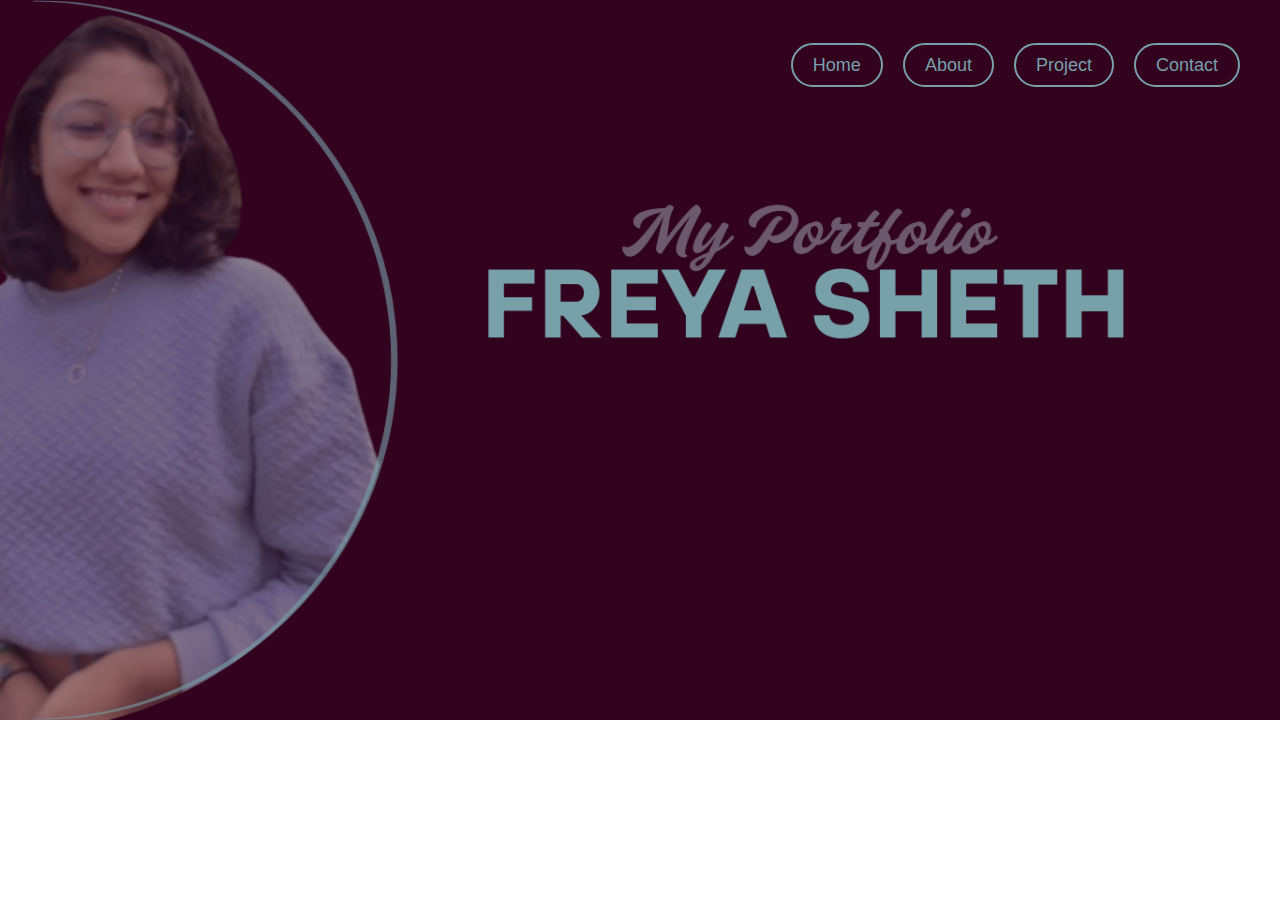
<file: index.html>
<!DOCTYPE html>
<html lang="en">
<head>
    <meta charset="UTF-8">
    <meta name="viewport" content="width=device-width, initial-scale=1.0">
    <title>Portfolio</title>
    <link rel="stylesheet" href="style.css">
    <link rel="stylesheet" href="https://cdnjs.cloudflare.com/ajax/libs/font-awesome/6.7.2/css/all.min.css" integrity="sha512-Evv84Mr4kqVGRNSgIGL/F/aIDqQb7xQ2vcrdIwxfjThSH8CSR7PBEakCr51Ck+w+/U6swU2Im1vVX0SVk9ABhg==" crossorigin="anonymous" referrerpolicy="no-referrer" />
</head>
<body style="background-image: url('Hertical Texture (1).png'); width: 100%; height: 690px; background-size: cover; background-repeat: no-repeat;">
    <div class="navbar">
        <ul class="nav-items">
            <li class="box"><a href="index.html">Home</a></li>
            <li class="box"><a href="resume.html">About</a></li>
            <li class="box"><a href="project.html">Project</a></li>
            <li class="box"><a href="contact.html">Contact</a></li>
        </ul>
    </div>
</body>
</html>
</file>
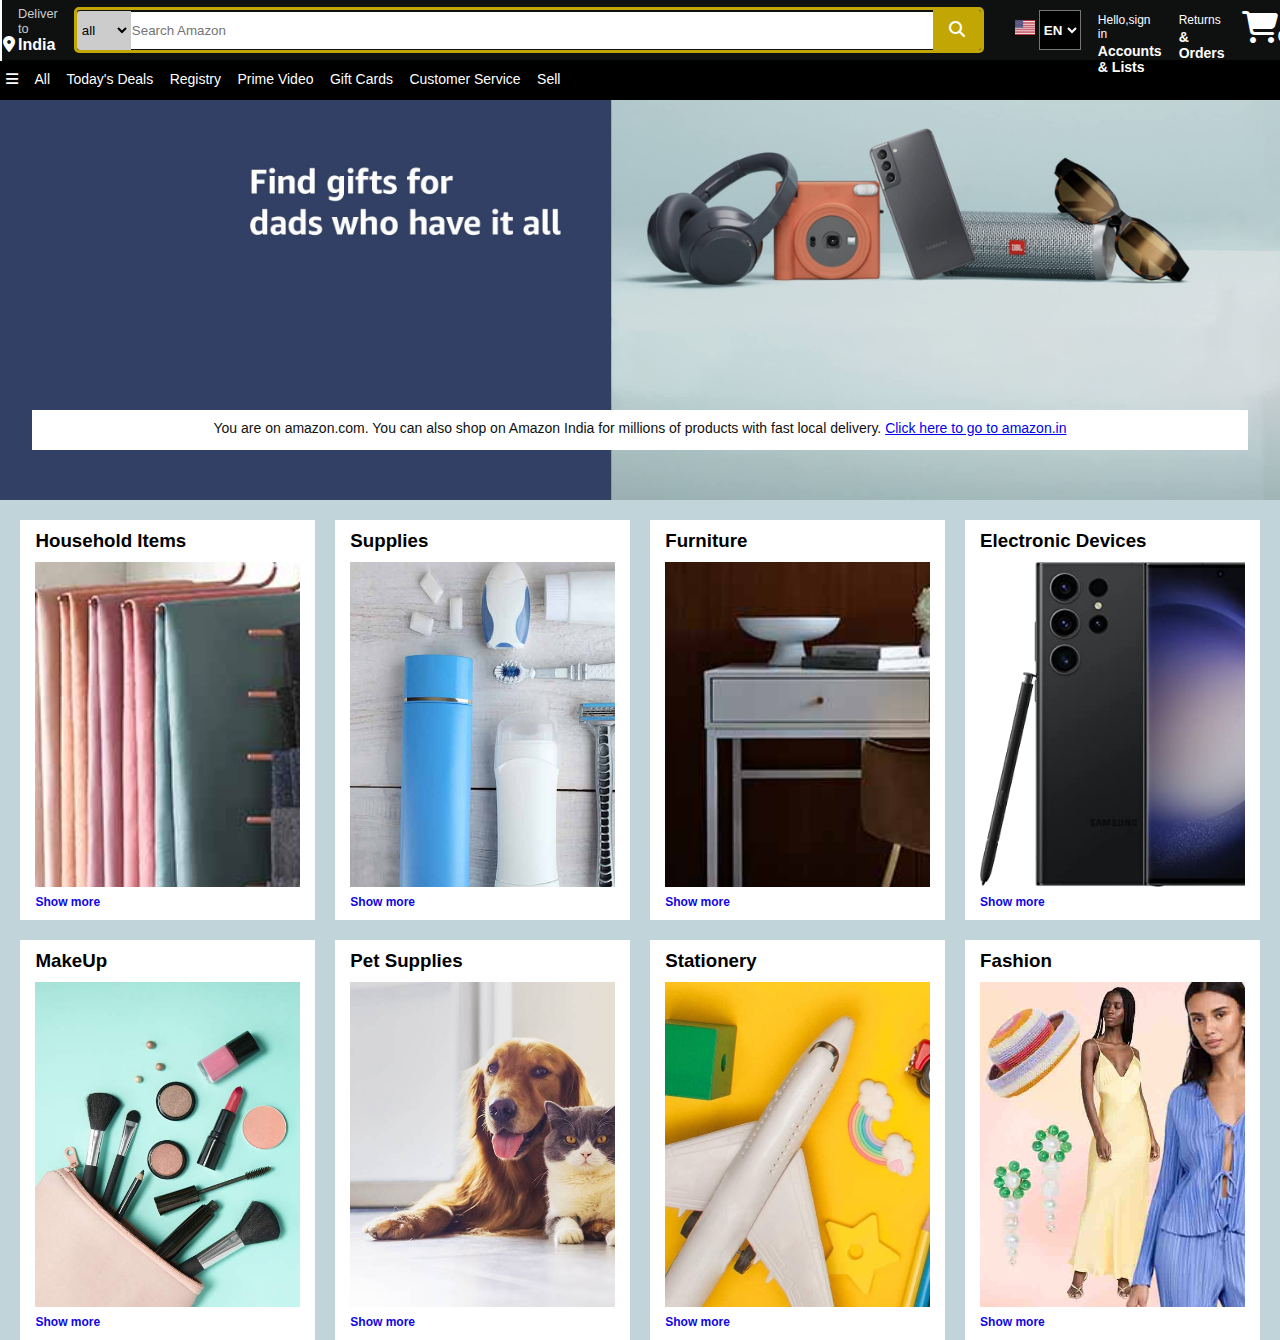
<file: amazon/index.html>
<!DOCTYPE html>
<html lang="en">
<head>
    <meta charset="UTF-8">
    <meta name="viewport" content="width=device-width, initial-scale=1.0">
    <title>Amazon</title>
    <link rel="stylesheet" href="https://cdnjs.cloudflare.com/ajax/libs/font-awesome/6.7.2/css/all.min.css" integrity="sha512-Evv84Mr4kqVGRNSgIGL/F/aIDqQb7xQ2vcrdIwxfjThSH8CSR7PBEakCr51Ck+w+/U6swU2Im1vVX0SVk9ABhg==" crossorigin="anonymous" referrerpolicy="no-referrer" />
    <link rel="stylesheet" href="style.css">

</head>
<body>
    <header>
        <div class="navbar">
            <!--box1-->
            <div class="nav-logo border">
                <div class="logo"></div>
            </div>
            <!--box2-->
            <div class="nav-add border">
                <p class="add-1">Deliver to</p>
                <div class="add-icon">
                    <i class="fa-solid fa-location-dot"></i>
                    <p class="add-2">India</p>
                </div>
            </div>
            <!--box3-->
            <div class="nav-search">
                <select class="search-select border">
                    <option>all</option>
                    <option>arts and crafts</option>
                    <option>baby</option>
                    <option>health</option>
                    <option>deals</option>
                    <option>computers</option>
                </select>
                <input placeholder="Search Amazon" class="search-input border">
                <div class="search-icon border">
                    <i class="fa-solid fa-magnifying-glass"></i>
                </div>
            </div>
            <!--box4-->
            <div class="nav-lang border">
                <img src="download.png" class="lang-img">
                <select class="lang-select">
                    <option>EN</option>
                    <option>ES</option>
                    <option>AR</option>
                    <option>DE</option>
                </select>
            </div>
            <!--box5-->
            <div class="nav-orders border">
                <p class="ord1">Hello,sign in</p>
                <p class="ord2">Accounts & Lists</p>
            </div>
            <!--box6-->
            <div class="nav-sign border">
                <p class="sig1">Returns</p>
                <p class="sig2">& Orders</p>
            </div>
            <!--box7-->
            <div class="nav-cart border">
                <div class="cart-icon"><i class="fa-solid fa-cart-shopping"></i></div>
                <p class="cart">Cart</p>
            </div>
        </div>
    </header>
    
    <div class="bar">
            <ul class="bar-links">
                <li class="border"><a href="https://www.amazon.com/gp/goldbox?ref_=nav_cs_gb"><i class="fa-solid fa-bars"></i></a></li>
                <li class="border"><a href="https://www.amazon.com/gp/goldbox?ref_=nav_cs_gb">All</a></li>
                <li class="border"><a href="https://www.amazon.com/gp/goldbox?ref_=nav_cs_gb">Today's Deals</a></li>
                <li class="border"><a href="https://www.amazon.com/gp/goldbox?ref_=nav_cs_gb">Registry</a></li>
                <li class="border"><a href="https://www.amazon.com/gp/goldbox?ref_=nav_cs_gb">Prime Video</a></li>
                <li class="border"><a href="https://www.amazon.com/gp/goldbox?ref_=nav_cs_gb">Gift Cards</a></li>
                <li class="border"><a href="https://www.amazon.com/gp/goldbox?ref_=nav_cs_gb">Customer Service</a></li>
                <li class="border"><a href="https://www.amazon.com/gp/goldbox?ref_=nav_cs_gb">Sell</a></li>
           </ul>     
    </div>
    <div class="bg">
        <div class="strip">
            <p>You are on amazon.com. You can also shop on Amazon India for millions of products with fast local delivery. <a href="https://www.amazon.com/r/?_encoding=UTF8&aid=Jb1bh6HBRX-p7CkTgHfWPg&dest=https%3A%2F%2Fwww.amazon.in%3Fref%3Daisgw_intl_stripe_in&pd_rd_w=64lPM&content-id=amzn1.sym.5d022dd3-7374-4c36-972c-d2f317605745&pf_rd_p=5d022dd3-7374-4c36-972c-d2f317605745&pf_rd_r=M1FXX6PY4XQGGEA8K56W&pd_rd_wg=xFTvN&pd_rd_r=e9c18342-2660-44b1-a1f5-6e53dc054e3a&ref_=pd_hp_d_atf_unk">Click here to go to amazon.in</a></p>
        </div>
    </div>
    <div class="box">
        <div class="row1">
            <div class="box1">
                <h3>Household Items</h3>
                <div class="img" style="background-image: url('box1_image.jpg');"></div>
                <a href="">Show more</a>
            </div>
            <div class="box2">
                <h3>Supplies</h3>
                <div class="img" style="background-image: url('box2_image.jpg');"></div>
                <a href="">Show more</a>
            </div>
            <div class="box3">
                <h3>Furniture</h3>
                <div class="img" style="background-image: url('box3_image.jpg');"></div>
                <a href="">Show more</a>
            </div>
            <div class="box4">
                <h3>Electronic Devices</h3>
                <div class="img" style="background-image: url('box4_image.jpg');"></div>
                <a href="">Show more</a>
            </div>
        </div>
        <div class="row2">
            <div class="box5">
                <h3>MakeUp</h3>
                <div class="img" style="background-image: url('box5_image.jpg');"></div>
                <a href="">Show more</a>
            </div>
            <div class="box6">
                <h3>Pet Supplies</h3>
                <div class="img" style="background-image: url('box6_image.jpg');"></div>
                <a href="">Show more</a>
            </div>
            <div class="box7">
                <h3>Stationery</h3>
                <div class="img" style="background-image: url('box7_image.jpg');"></div>
                <a href="">Show more</a>
            </div>
            <div class="box8">
                <h3>Fashion</h3>
                <div class="img" style="background-image: url('box8_image.jpg');"></div>   
                <a href="">Show more</a>
            </div>
        </div>
    </div>
</body>
</html>
</file>
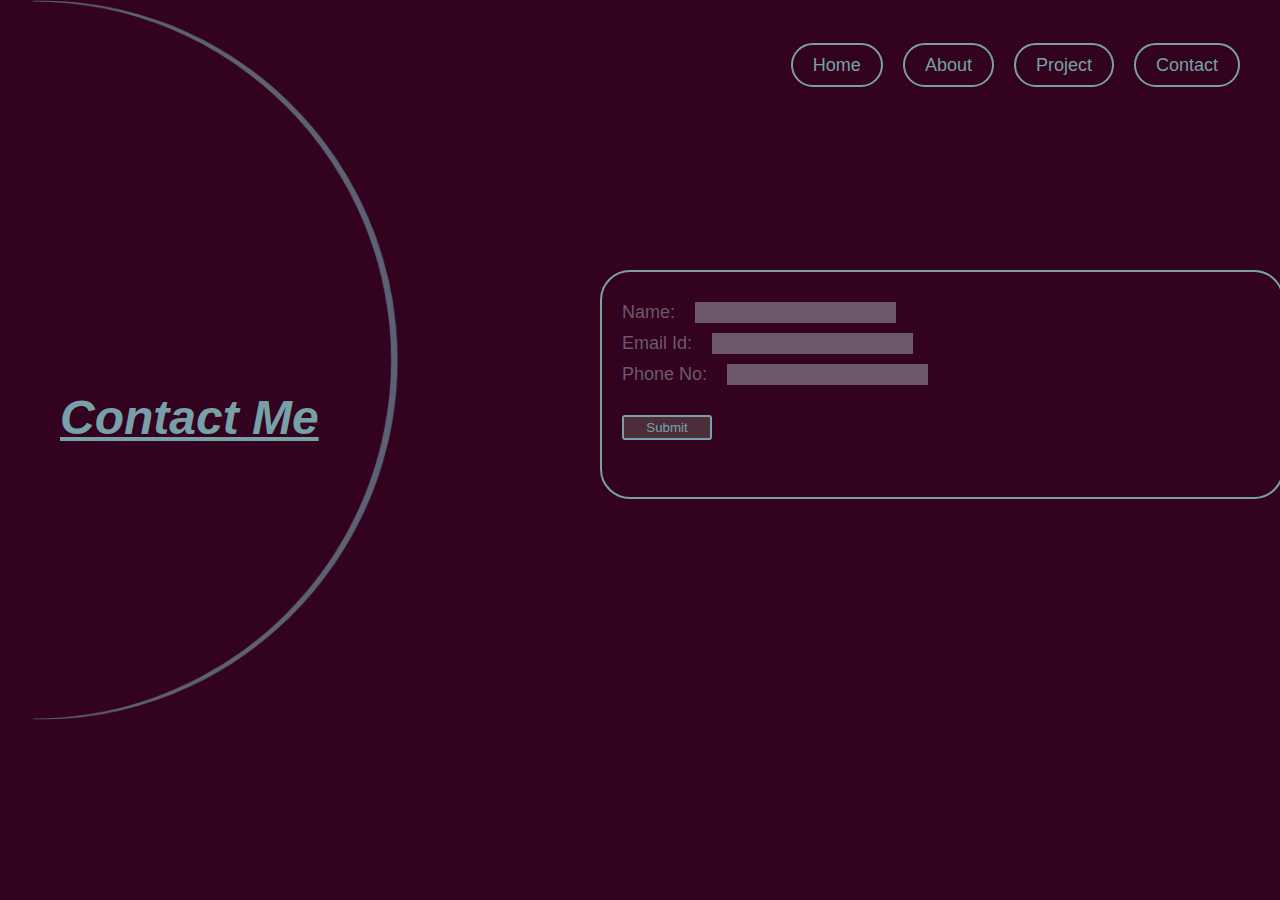
<file: contact.html>
<!DOCTYPE html>
<html lang="en">
<head>
    <meta charset="UTF-8">
    <meta name="viewport" content="width=device-width, initial-scale=1.0">
    <title>Contact</title>
    <link rel="stylesheet" href="style.css">
    <link rel="stylesheet" href="https://cdnjs.cloudflare.com/ajax/libs/font-awesome/6.7.2/css/all.min.css" integrity="sha512-Evv84Mr4kqVGRNSgIGL/F/aIDqQb7xQ2vcrdIwxfjThSH8CSR7PBEakCr51Ck+w+/U6swU2Im1vVX0SVk9ABhg==" crossorigin="anonymous" referrerpolicy="no-referrer" />
</head>
<body style="background-image: url('bg.png'); background-size: cover; background-repeat: no-repeat; background-color: #32021f;">
    <div class="navbar">
        <p><i><u>Contact Me</u></i></p>
        <ul class="nav-items">
            <li class="box"><a href="index.html">Home</a></li>
            <li class="box"><a href="resume.html">About</a></li>
            <li class="box"><a href="project.html">Project</a></li>
            <li class="box"><a href="contact.html">Contact</a></li>
        </ul>
    </div>
    <div class="form">
        Name: <input type="text" id="name" required>
        <div id="nameError" class="error"></div>

        Email Id: <input type="email" id="email" required>
        <div id="emailError" class="error"></div>

        Phone No: <input type="text" id="phone" required>
        <div id="phoneError" class="error"></div>

        <button onclick="validateForm()">Submit</button>
    </div>
    <script src="script.js"></script>
</body>
</html>
</file>
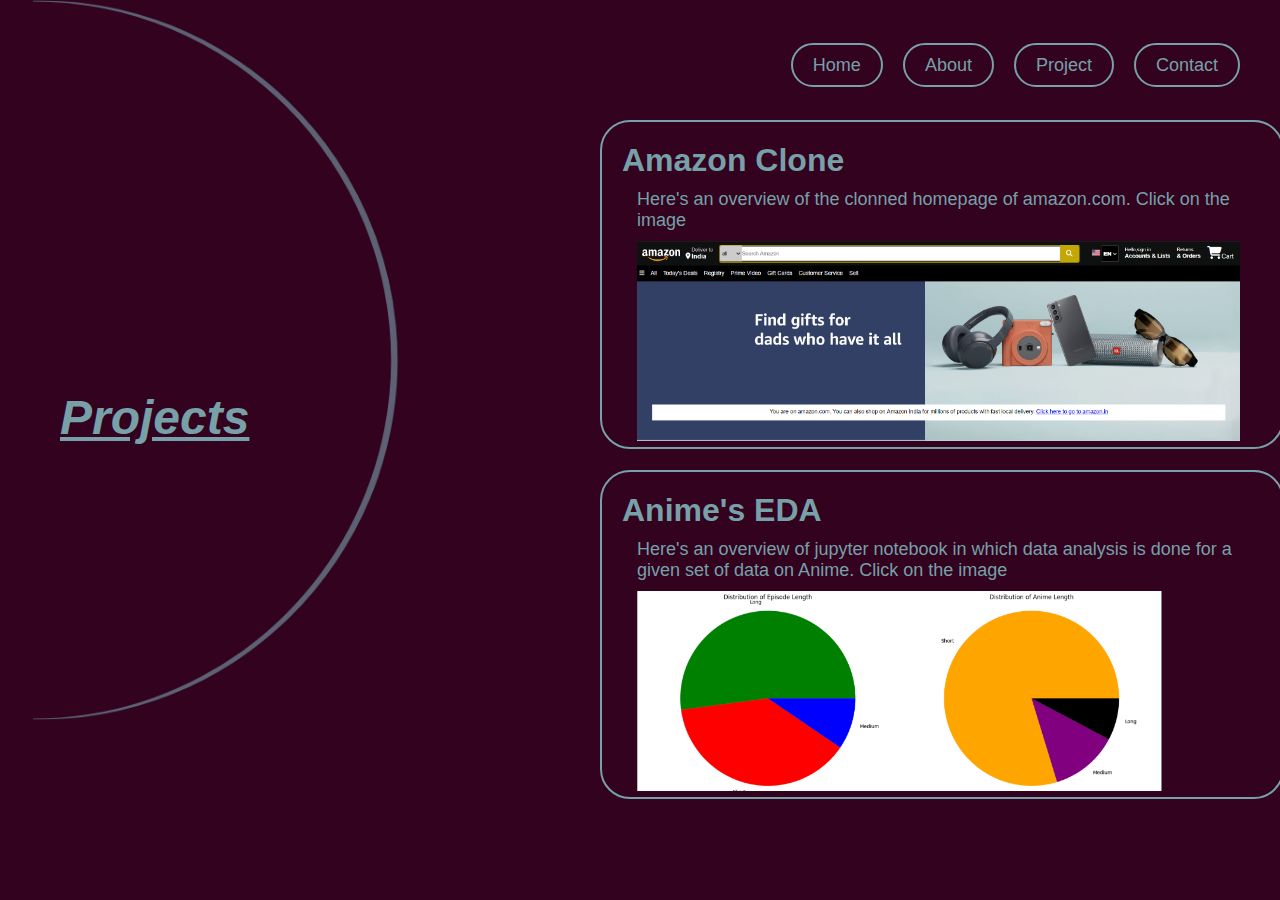
<file: project.html>
<!DOCTYPE html>
<html lang="en">
<head>
    <meta charset="UTF-8">
    <meta name="viewport" content="width=device-width, initial-scale=1.0">
    <title>Project</title>
    <link rel="stylesheet" href="style.css">
    <link rel="stylesheet" href="https://cdnjs.cloudflare.com/ajax/libs/font-awesome/6.7.2/css/all.min.css" integrity="sha512-Evv84Mr4kqVGRNSgIGL/F/aIDqQb7xQ2vcrdIwxfjThSH8CSR7PBEakCr51Ck+w+/U6swU2Im1vVX0SVk9ABhg==" crossorigin="anonymous" referrerpolicy="no-referrer">
</head>
<body style="background-image: url('bg.png'); background-size: cover; background-repeat: no-repeat; background-color: #32021f;">
    <div class="navbar">
        <p><i><u>Projects</u></i></p>
        <ul class="nav-items">
            <li class="box"><a href="index.html">Home</a></li>
            <li class="box"><a href="resume.html">About</a></li>
            <li class="box"><a href="project.html">Project</a></li>
            <li class="box"><a href="contact.html">Contact</a></li>
        </ul>
    </div>
     <div class="am">
        <h1>Amazon Clone</h1>
        <p>Here's an overview of the clonned homepage of amazon.com. Click on the image</p> 
        <a href="amazon\index.html"><img src="am.png" alt=""></a>
    </div>
    <div class="gj">
        <h1>Anime's EDA</h1>
        <p>Here's an overview of jupyter notebook in which data analysis is done for a given set of data on Anime. Click on the image</p> 
        <a href="https://colab.research.google.com/drive/102-g59Xa8vqeMLglzZ81oTN9ZX44WZyt?usp=sharing"><img src="gj.png" alt=""></a>
    </div>

</body>
</html>
</file>
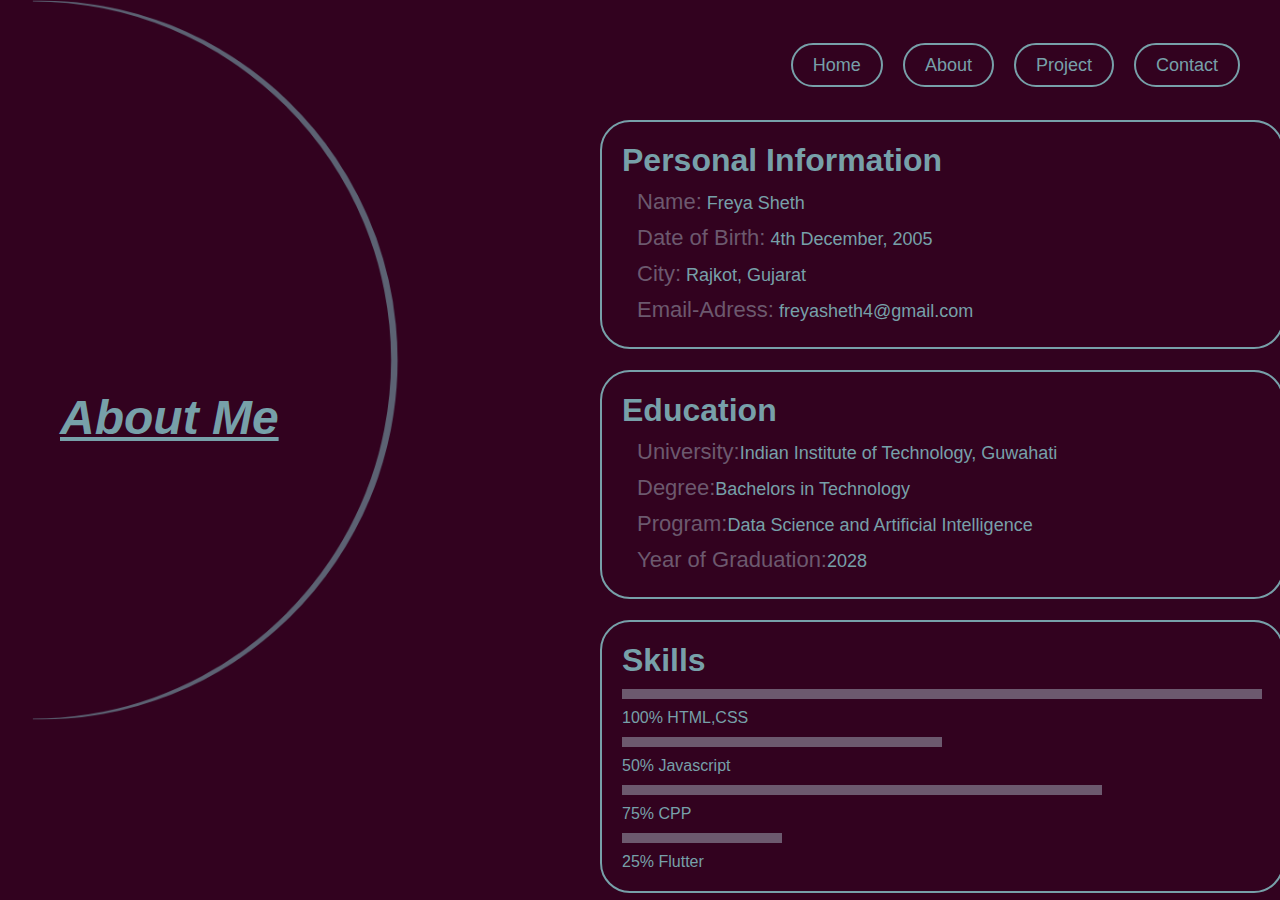
<file: resume.html>
<!DOCTYPE html>
<html lang="en">
<head>
    <meta charset="UTF-8">
    <meta name="viewport" content="width=device-width, initial-scale=1.0">
    <title>Resume</title>
    <link rel="stylesheet" href="style.css">
    <link rel="stylesheet" href="https://cdnjs.cloudflare.com/ajax/libs/font-awesome/6.7.2/css/all.min.css" integrity="sha512-Evv84Mr4kqVGRNSgIGL/F/aIDqQb7xQ2vcrdIwxfjThSH8CSR7PBEakCr51Ck+w+/U6swU2Im1vVX0SVk9ABhg==" crossorigin="anonymous" referrerpolicy="no-referrer" />
</head>
<body style="background-image: url('bg.png'); background-size: cover; background-repeat: no-repeat; background-color: #32021f;">
    <div class="navbar">
        <p><i><u>About Me</u></i></p>
        <ul class="nav-items">
            <li class="box"><a href="index.html">Home</a></li>
            <li class="box"><a href="resume.html">About</a></li>
            <li class="box"><a href="project.html">Project</a></li>
            <li class="box"><a href="contact.html">Contact</a></li>
        </ul>
    </div>
    <div class="pi">
        <h1>Personal Information</h1>
        <p><span>Name:</span> Freya Sheth</p>
        <p><span>Date of Birth:</span> 4th December, 2005</p>
        <p><span>City:</span> Rajkot, Gujarat</p>  
        <p><span>Email-Adress:</span> freyasheth4@gmail.com</p> 
    </div>
    <div class="ed">
        <h1>Education</h1>
        <p><span>University:</span>Indian Institute of Technology, Guwahati</p>
        <p><span>Degree:</span>Bachelors in Technology</p>
        <p><span>Program:</span>Data Science and Artificial Intelligence</p>
        <p><span>Year of Graduation:</span>2028</p>  
    </div>
    <div class="in">
        <h1>Skills</h1>
          <div class="bar kb1" style="background-color: #6c596e; height: 10px; margin: 10px 0px 10px 0px;width: 100%;"></div><p class="kb1">100% HTML,CSS</p>
          <div class="bar kb2" style="background-color: #6c596e; height: 10px; margin: 10px 0px 10px 0px;width: 50%;"></div><p class="kb2">50% Javascript</p>
          <div class="bar kb3" style="background-color: #6c596e; height: 10px; margin: 10px 0px 10px 0px;width: 75%;"></div><p class="kb3">75% CPP</p>
          <div class="bar kb4" style="background-color: #6c596e; height: 10px; margin: 10px 0px 10px 0px;width: 25%;"></div><p class="kb4">25% Flutter</p>
    </div>


</body>
</html>
</file>
<file: style.css>
* {
    background-color: transparent;
    color: #77a0a9;
    margin: 0px;
    padding: 0%;
    font-family: 'Gill Sans', 'Gill Sans MT', Calibri, 'Trebuchet MS', sans-serif
}

.navbar {
    display: flex;
}

.nav-items {
    position: absolute;
    right: 30px;
    top: 40px;
    height: 50px;
    display: flex;
    justify-content: space-evenly;
    align-items: center;
    list-style: none;
}

.nav-items a{
    font-size: 18px;
    border: 2px solid #77a0a9;
    border-radius: 100px;
}
.box a{
    text-decoration: none;
    margin: 10px 10px 10px 10px;
    padding: 10px 20px 10px 20px;
}
.nav-items a:hover{
    color: #6c596e;
    border-color: #6c596e;
}
/**page2**/
.navbar p{
    position: absolute;
    top: 390px;
    left: 60px;
    font-size: 48px;
    font-weight: 600;
}
.pi{
    border: 2px solid #77a0a9;
    width: 50%;
    height: 185px;
    position: absolute;
    top: 120px;
    left: 600px;
    padding: 20px 20px 20px 20px;
    border-radius: 30px;
}
.pi p{
    margin-top: 10px;
    margin-left: 15px;
    font-size: 18px;
}
.pi span{
    font-size: 22px;
    color: #6c596e;
}
.ed{
    border: 2px solid #77a0a9;
    width: 50%;
    height: 185px;
    position: absolute;
    top: 370px;
    left: 600px;
    padding: 20px 20px 20px 20px;
    border-radius: 30px;
}
.ed p{
    margin-top: 10px;
    margin-left: 15px;
    font-size: 18px;
}
.ed span{
    font-size: 22px;
    color: #6c596e;
}
.in{
    border: 2px solid #77a0a9;
    width: 50%;
    height: 25p5x;
    position: absolute;
    top: 620px;
    left: 600px;
    padding: 20px 20px 20px 20px;
    border-radius: 30px;
}
.am{
    border: 2px solid #77a0a9;
    width: 50%;
    height: 285px;
    position: absolute;
    top: 120px;
    left: 600px;
    padding: 20px 20px 20px 20px;
    border-radius: 30px;
}
.am p{
    margin-top: 10px;
    margin-left: 15px;
    font-size: 18px;
}
.am img{
    margin-top: 10px;
    margin-left: 15px;
    height: 200px;
}
.gj{
    border: 2px solid #77a0a9;
    width: 50%;
    height: 285px;
    position: absolute;
    top: 470px;
    left: 600px;
    padding: 20px 20px 20px 20px;
    border-radius: 30px;
}
.gj p{
    margin-top: 10px;
    margin-left: 15px;
    font-size: 18px;
}
.gj img{
    margin-top: 10px;
    margin-left: 15px;
    height: 200px;
}
.form{
    border: 2px solid #77a0a9;
    width: 50%;
    height: 185px;
    position: absolute;
    top: 270px;
    left: 600px;
    padding: 20px 20px 20px 20px;
    border-radius: 30px;
    font-size: 18px;
    color: #6c596e;
}
.form input{
    margin-top: 10px;
    margin-left: 15px;
    font-size: 18px;
    border: none;
    background-color: #6c596e;
}
.error{
    color: aliceblue;
}
.form button{
    margin-top: 30px;
    height: 25px;
    width: 90px;
    background: #4b2e39;;
    color:#77a0a9; 
    border: 2px solid #77a0a9;
    border-radius: 3px;
}
</file>
<file: amazon/style.css>
* {
    margin : 0;
    padding: 0%;
    font-family : Arial, Helvetica, sans-serif;
    border : border-box;
}

.navbar {
    height : 60px;
    background-color: #0f1111;
    color : white;
    display: flex;
    align-items: center;
}
.nav-logo{
    height:50px;
    width: 120px;
    padding-bottom: 10px;
}
.logo{
    background-image: url("amazon_logo.png");
    background-size: cover;
    height : 50px;
    width : 100%;
}
.border{
    border : 1.5px solid transparent;
}
.border:hover{
    border : 1.5px solid white;
}

/*box-2*/
.nav-logo border{
    margin-left: 15px;
}
.add-1{
    color: #CCCCCC;
    font-size: 0.8rem;
    margin-left: 15px;
}
.add-2{
    font-size:1rem;
    margin-left: 3px;
    font-weight: 700;
}
.add-icon{
    display: flex;
}
/*box-3*/
.nav-search{
    display:flex;
    align-items: center;
    border: rgba(255, 217, 0, 0.748) solid 3px;
    margin-left: 15px;
    border-radius: 5px 5px 5px 5px;
}
.search-select{
    width: 54px;
    height: 39px;
    background-color: #CCCCCC;

    border-radius: 3px 0px 0px 3px;
}
.search-input{
    height: 35px;
    padding: 7 10 10 0;
    width: 800px;
}
.search-icon{
    padding: 10px 15px 10px 15px;
    background-color: rgba(255, 217, 0, 0.748);
    border-radius: 0px 3px 3px 0px;
}
/*box-4*/
.nav-lang{
    height: 40px;
    margin-left: 15px;
    display: flex;
}
.lang-img{
    margin-left: 15px;
    margin-right: 4px;
    padding-top: 10px;
    height: 15px;
    width: 20px;
}
.lang-select{
    background-color: black;
    color: white;
    font-weight: 800;
}
/*box-5*/
.nav-orders{
    margin-left: 15px;
    height: 40px;
    padding-top: 5px;
}
.ord1{
    font-size: 12px;
    margin-bottom: 2px;
}
.ord2{
    font-size: 14px;
    font-weight: 600;
}
/*box-6*/
.nav-sign{
    margin-left: 15px;
    padding-top: 5px;
    height: 40px;
}
.sig1{
    font-size: 12px;
    margin-bottom: 2px;
}
.sig2{
    font-size: 14px;
    font-weight: 600;
}
/*box-7*/
.nav-cart{
    height: 40px;
    margin-left: 15px;
    display: flex;
}
.cart{
   padding-top: 18px;
}
.cart-icon{
    font-size: 32px;
}

.bar{
    height: 40px;
    background-color: black;
}
.bar-links li{
    display: inline-block;
    color: white;
    padding: 10px 5px 10px 5px;
    font-size: 14px;
}
.bar-links a{
    text-decoration: none;
    color: white;
}
.bg{
    background-image: url("hero_image.jpg");
    background-size: cover;
    height: 400px;
    display: flex;
    align-items: flex-end;
    justify-content: center;

}
.strip{
    height: 25px;
    background-color: white;
    color: #0f1111;
    text-align: center;
    padding: 10px 0px 5px 0px;
    font-size: 14px;
    width: 95%;
    margin-bottom: 50px;
}
.row1{
        display: flex;
        justify-content: space-evenly;
        padding-top: 20px;
        background-color: #c0d4d9;
}
.box1 {
    height: 400px;
    width: 23%;
    background-color: white;

}
.box2 {
    height: 400px;
    width: 23%;
    background-color: white;

}
.box3 {
    height: 400px;
    width: 23%;
    background-color: white;

}
.row2{
        display: flex;
        justify-content: space-evenly;
        padding-top: 20px;
        background-color: #c0d4d9;
}
.box4 {
    height: 400px;
    width: 23%;
    background-color: white;

}
.box5 {
    height: 400px;
    width: 23%;
    background-color: white;

}
.box6 {
    height: 400px;
    width: 23%;
    background-color: white;

}
.box7 {
    height: 400px;
    width: 23%;
    background-color: white;

}
.box8 {
    height: 400px;
    width: 23%;
    background-color: white;

}

.img{
    height: 325px;
    background-size: cover;
    margin: 10px 15px 5px 15px
}
h3{
    margin-top: 10px;
    margin-left: 15px;
}
.box a{
    text-decoration: none;
    margin: 10px 0px 5px 15px;
    font-size: 12px;
    font-weight: 600;
    color: rgb(16, 5, 231);
}
</file>
